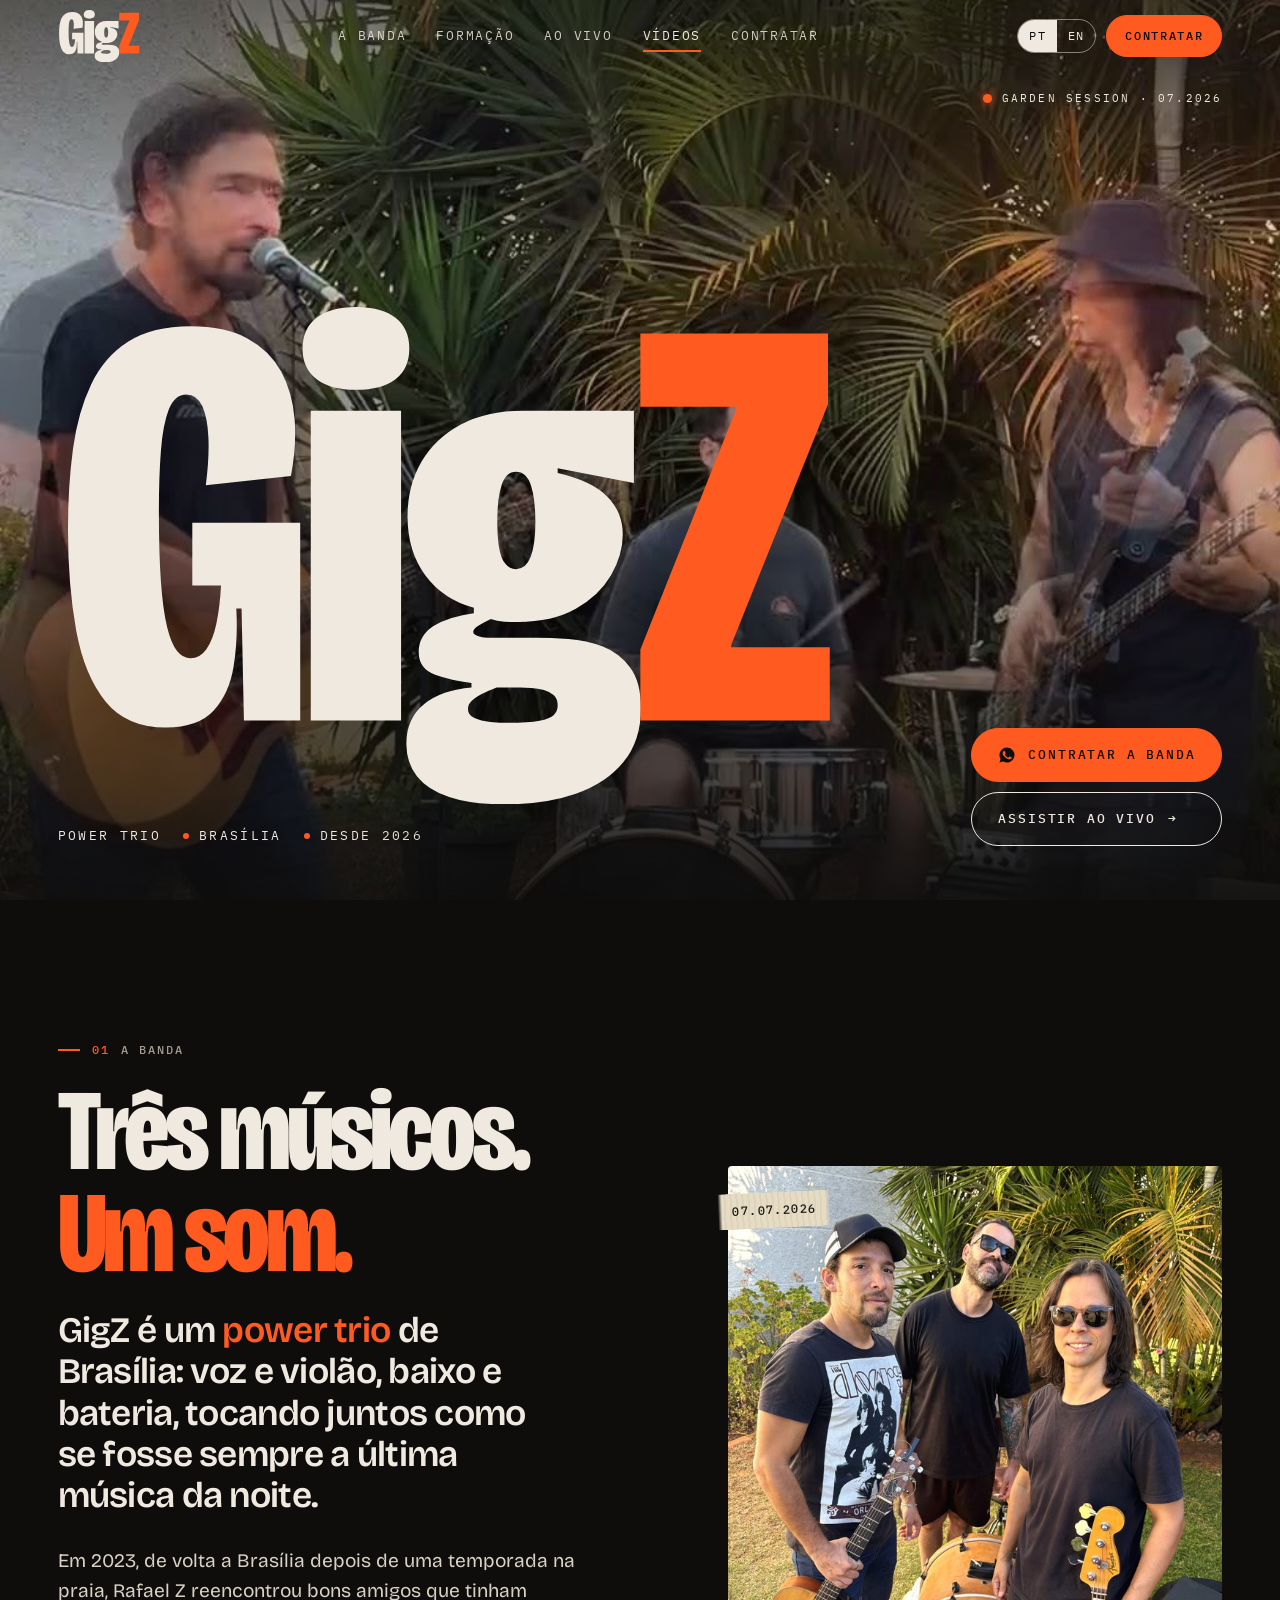
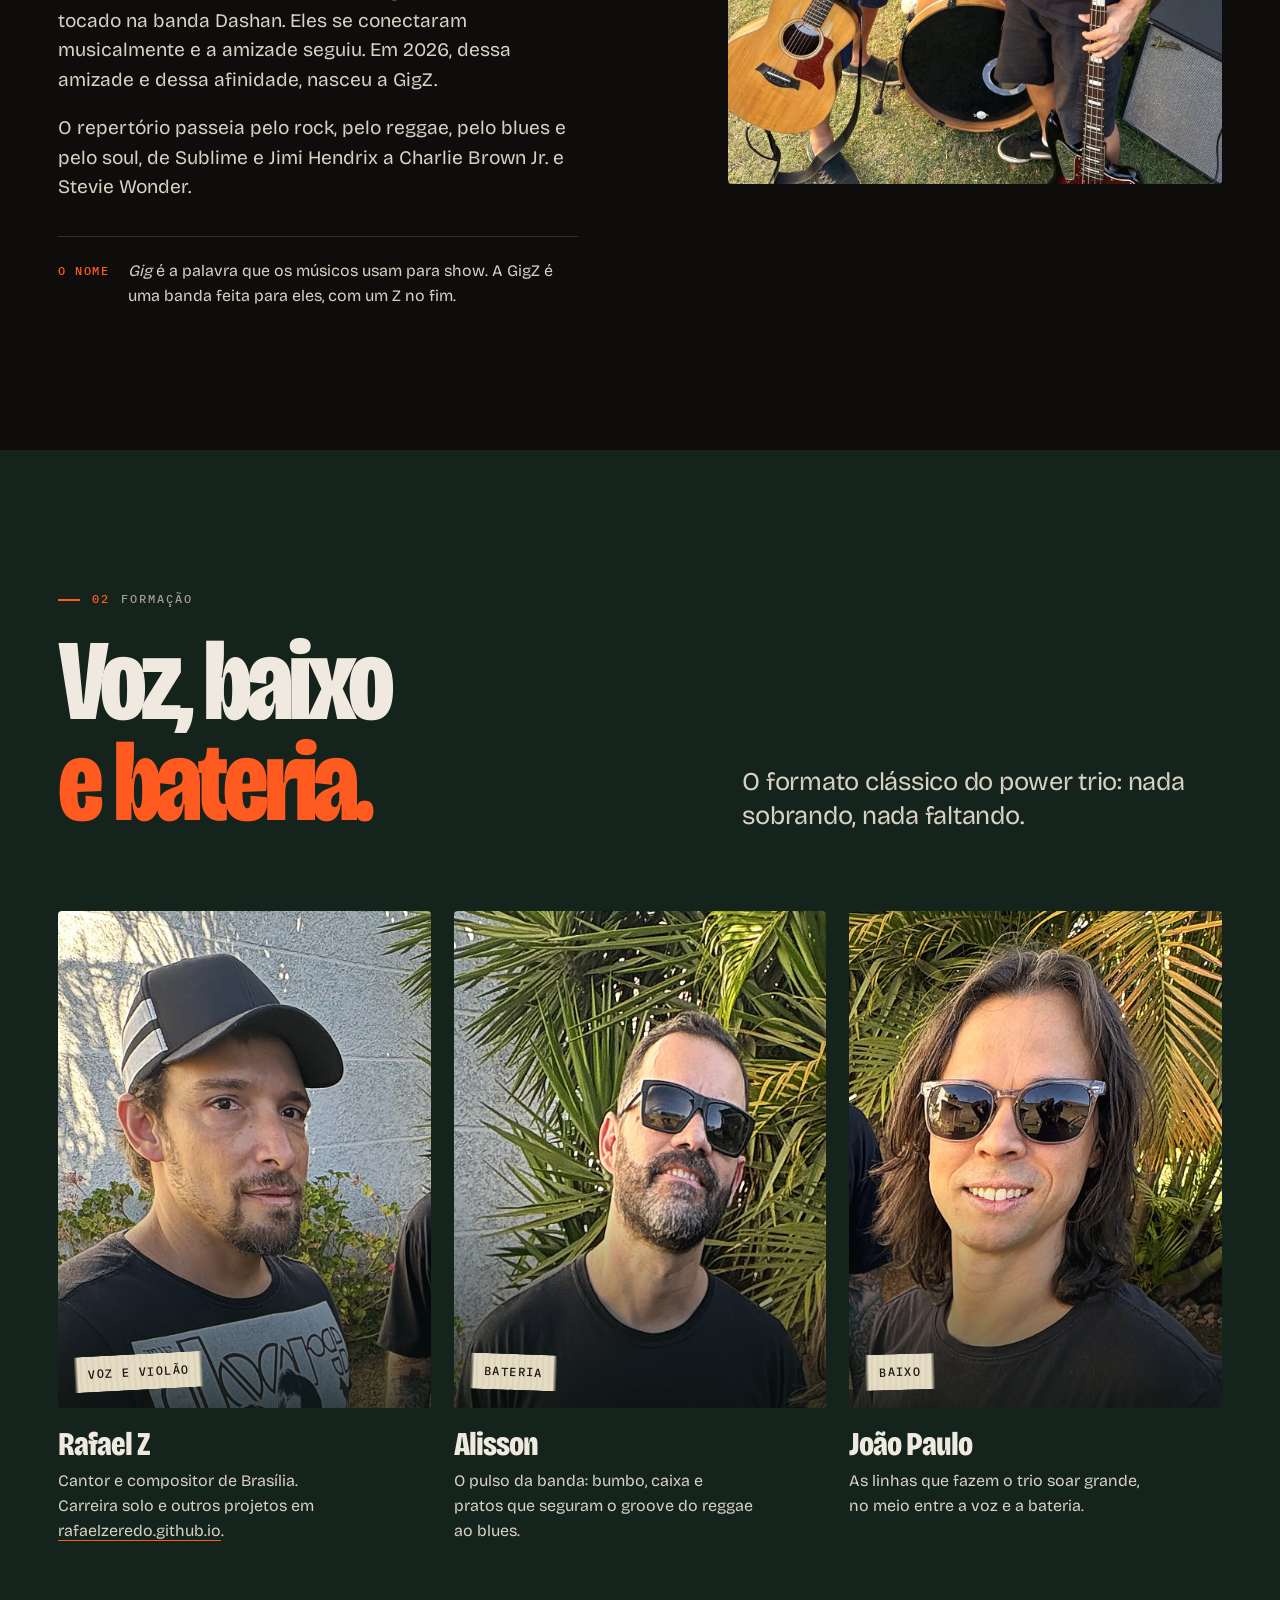
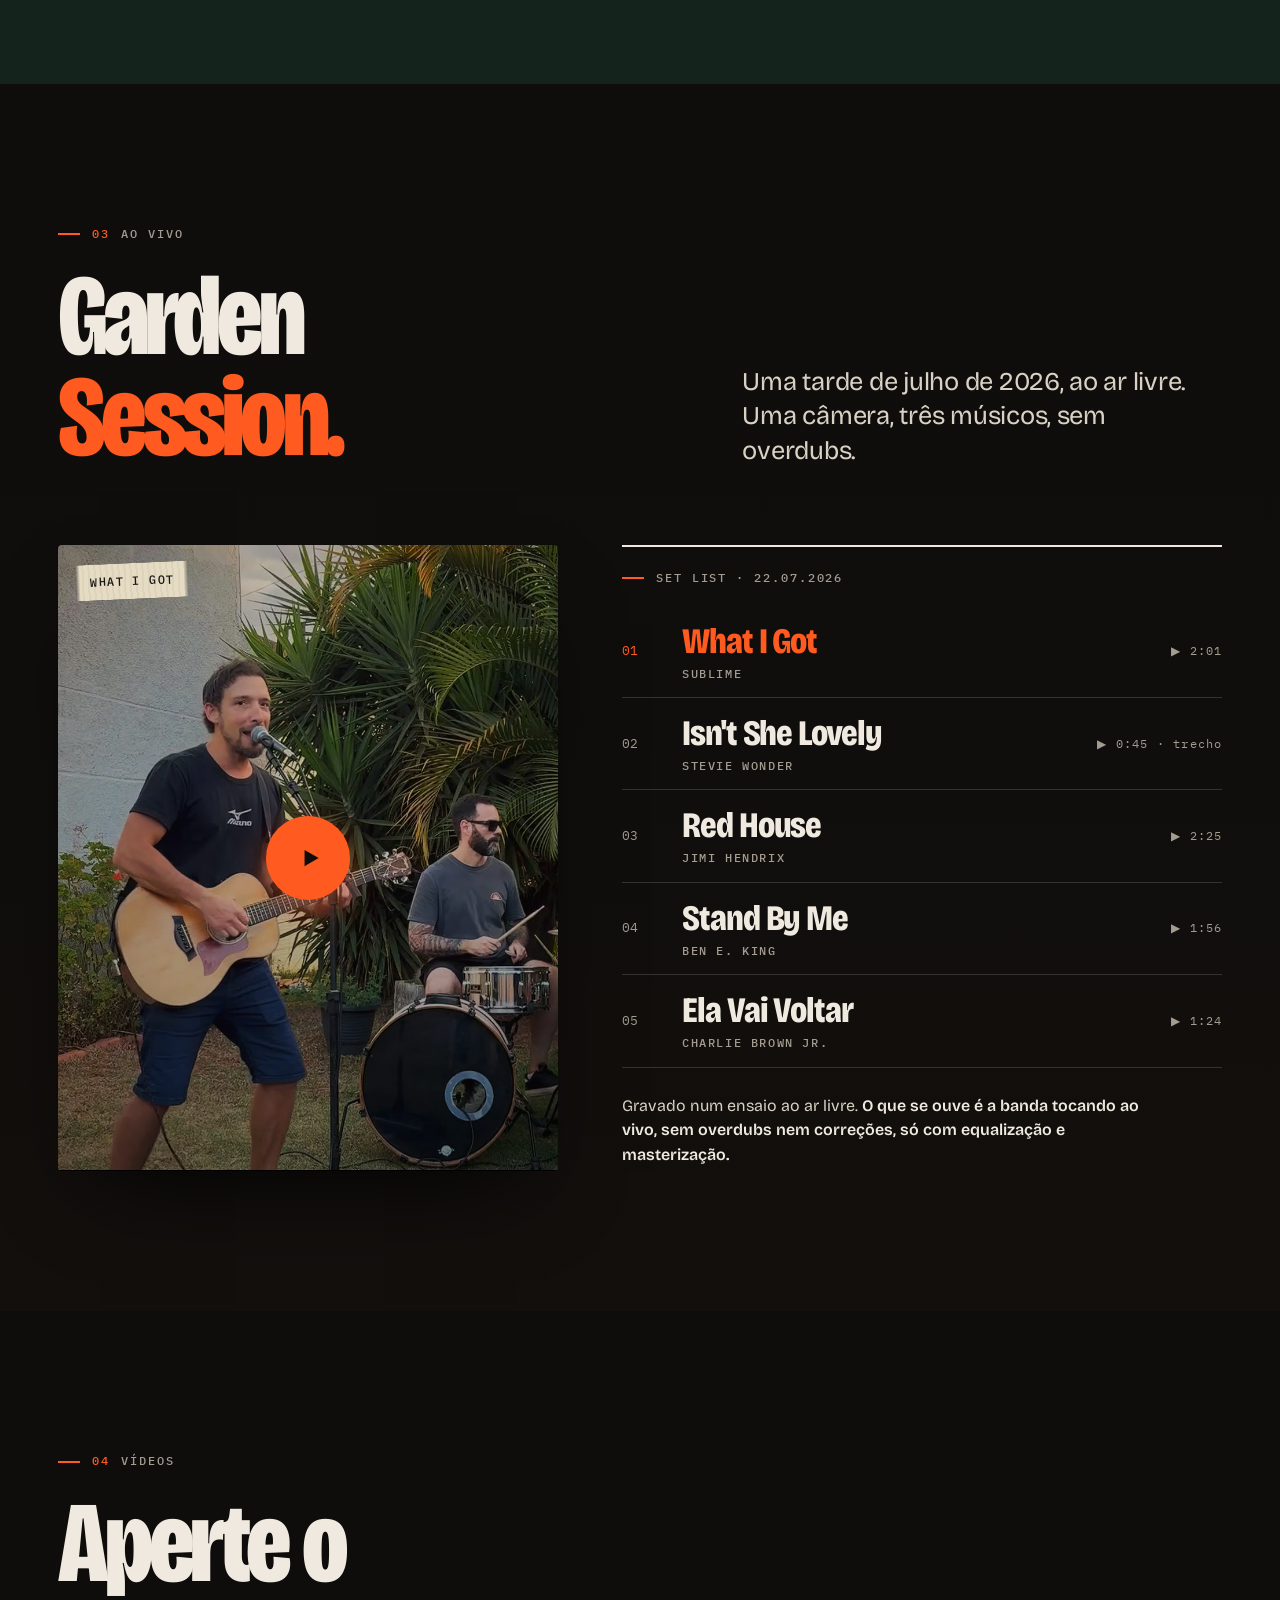
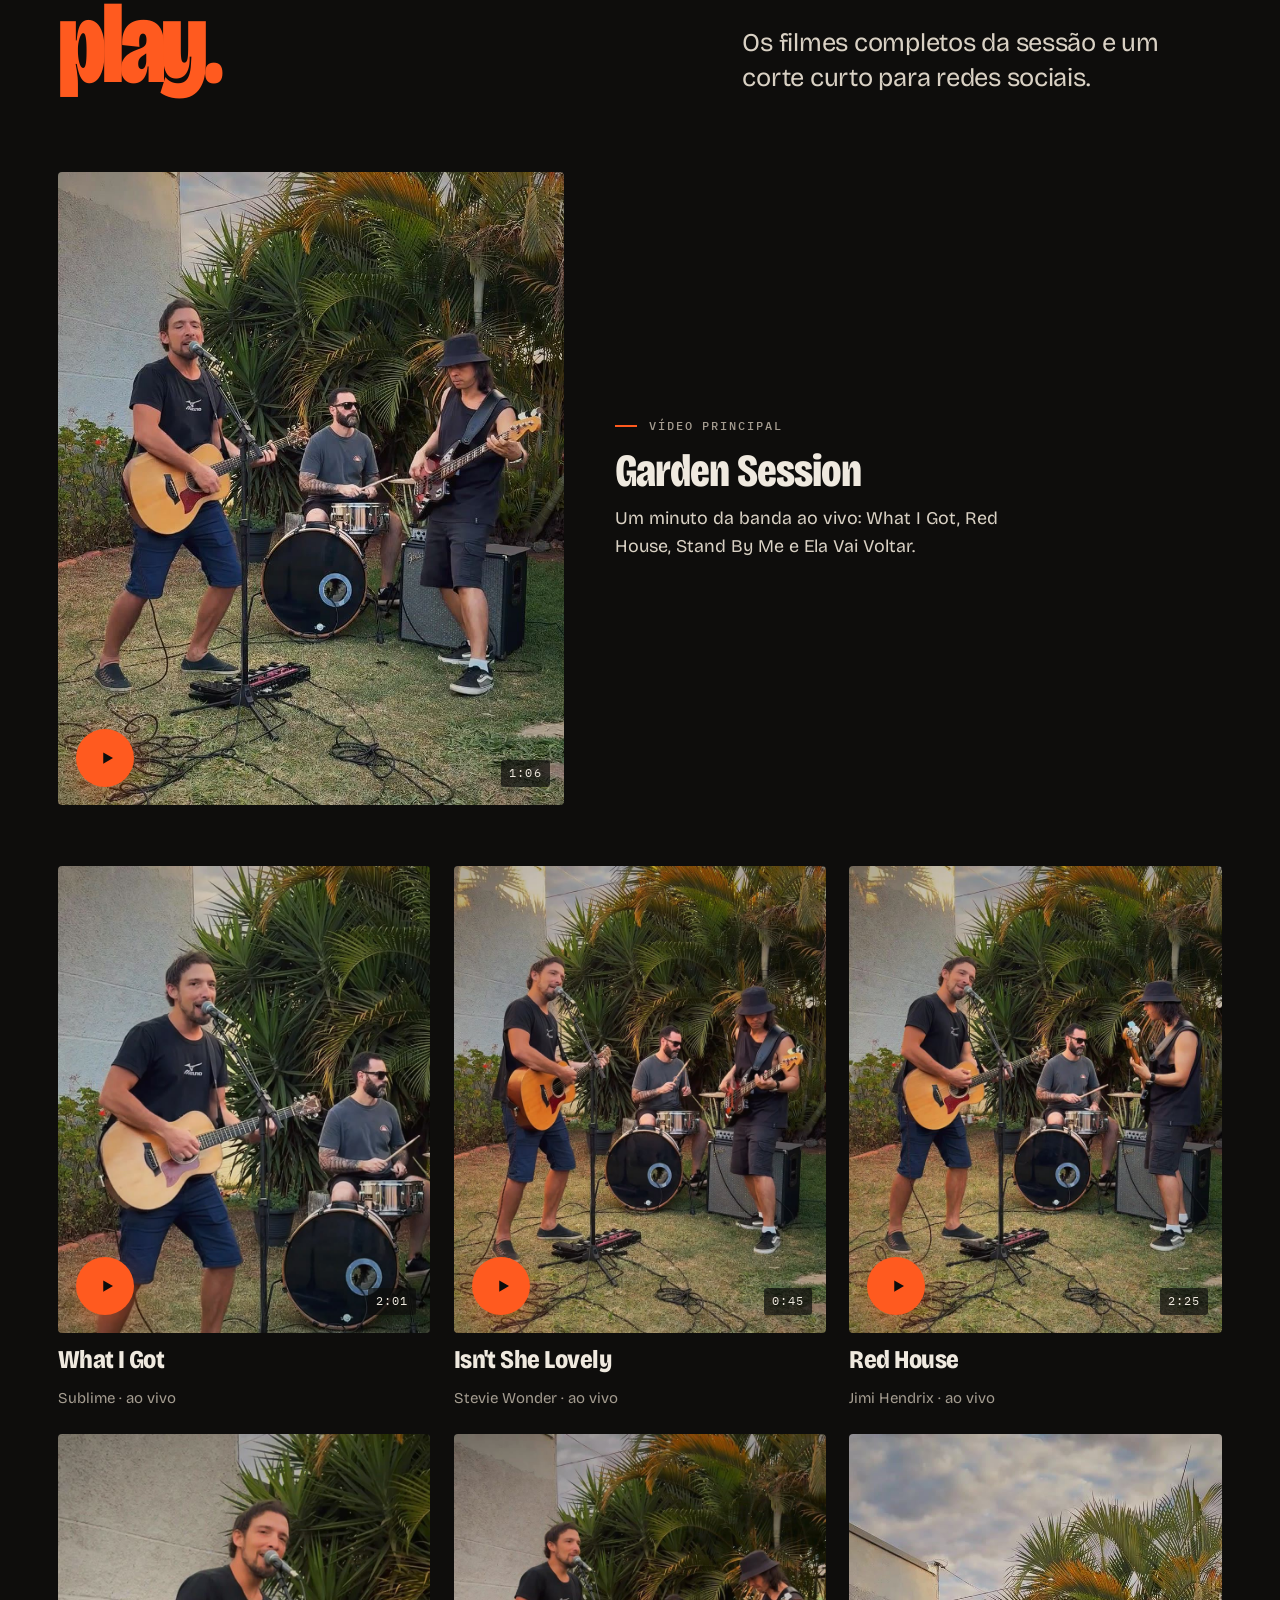
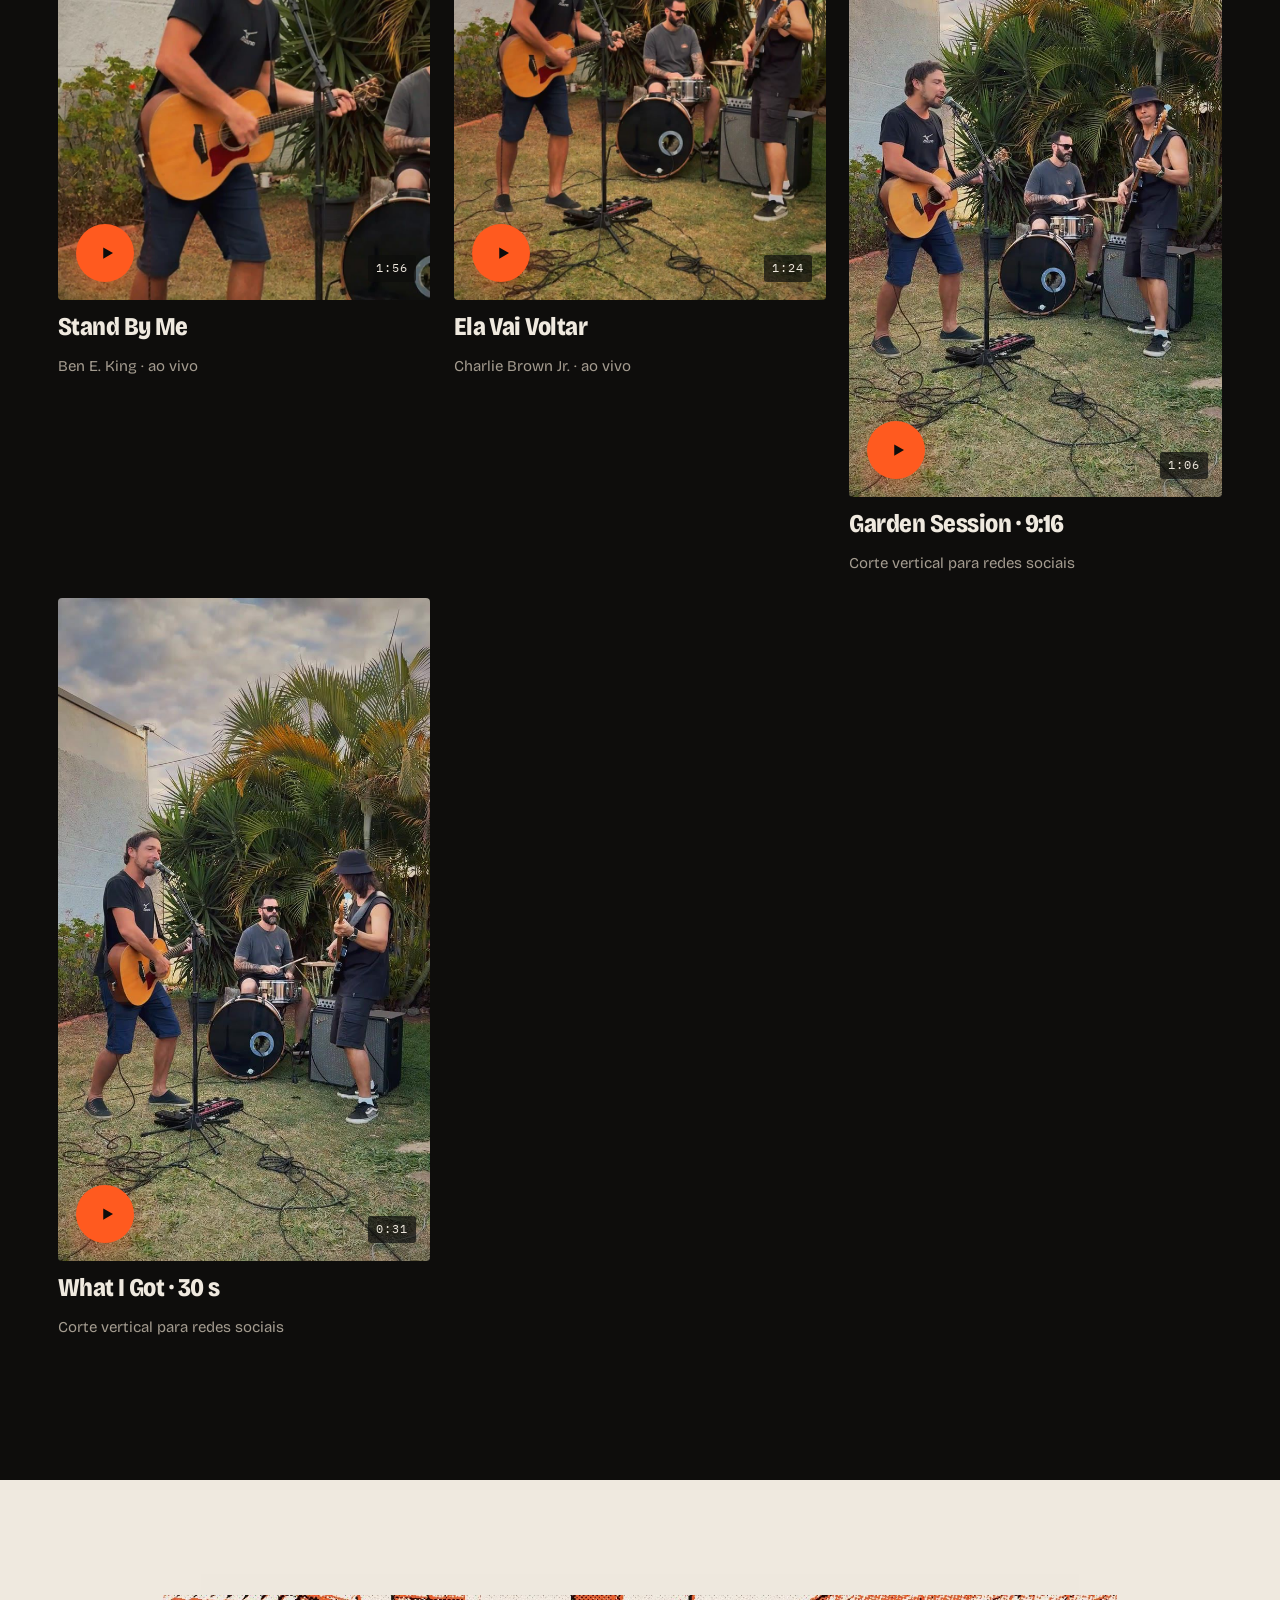
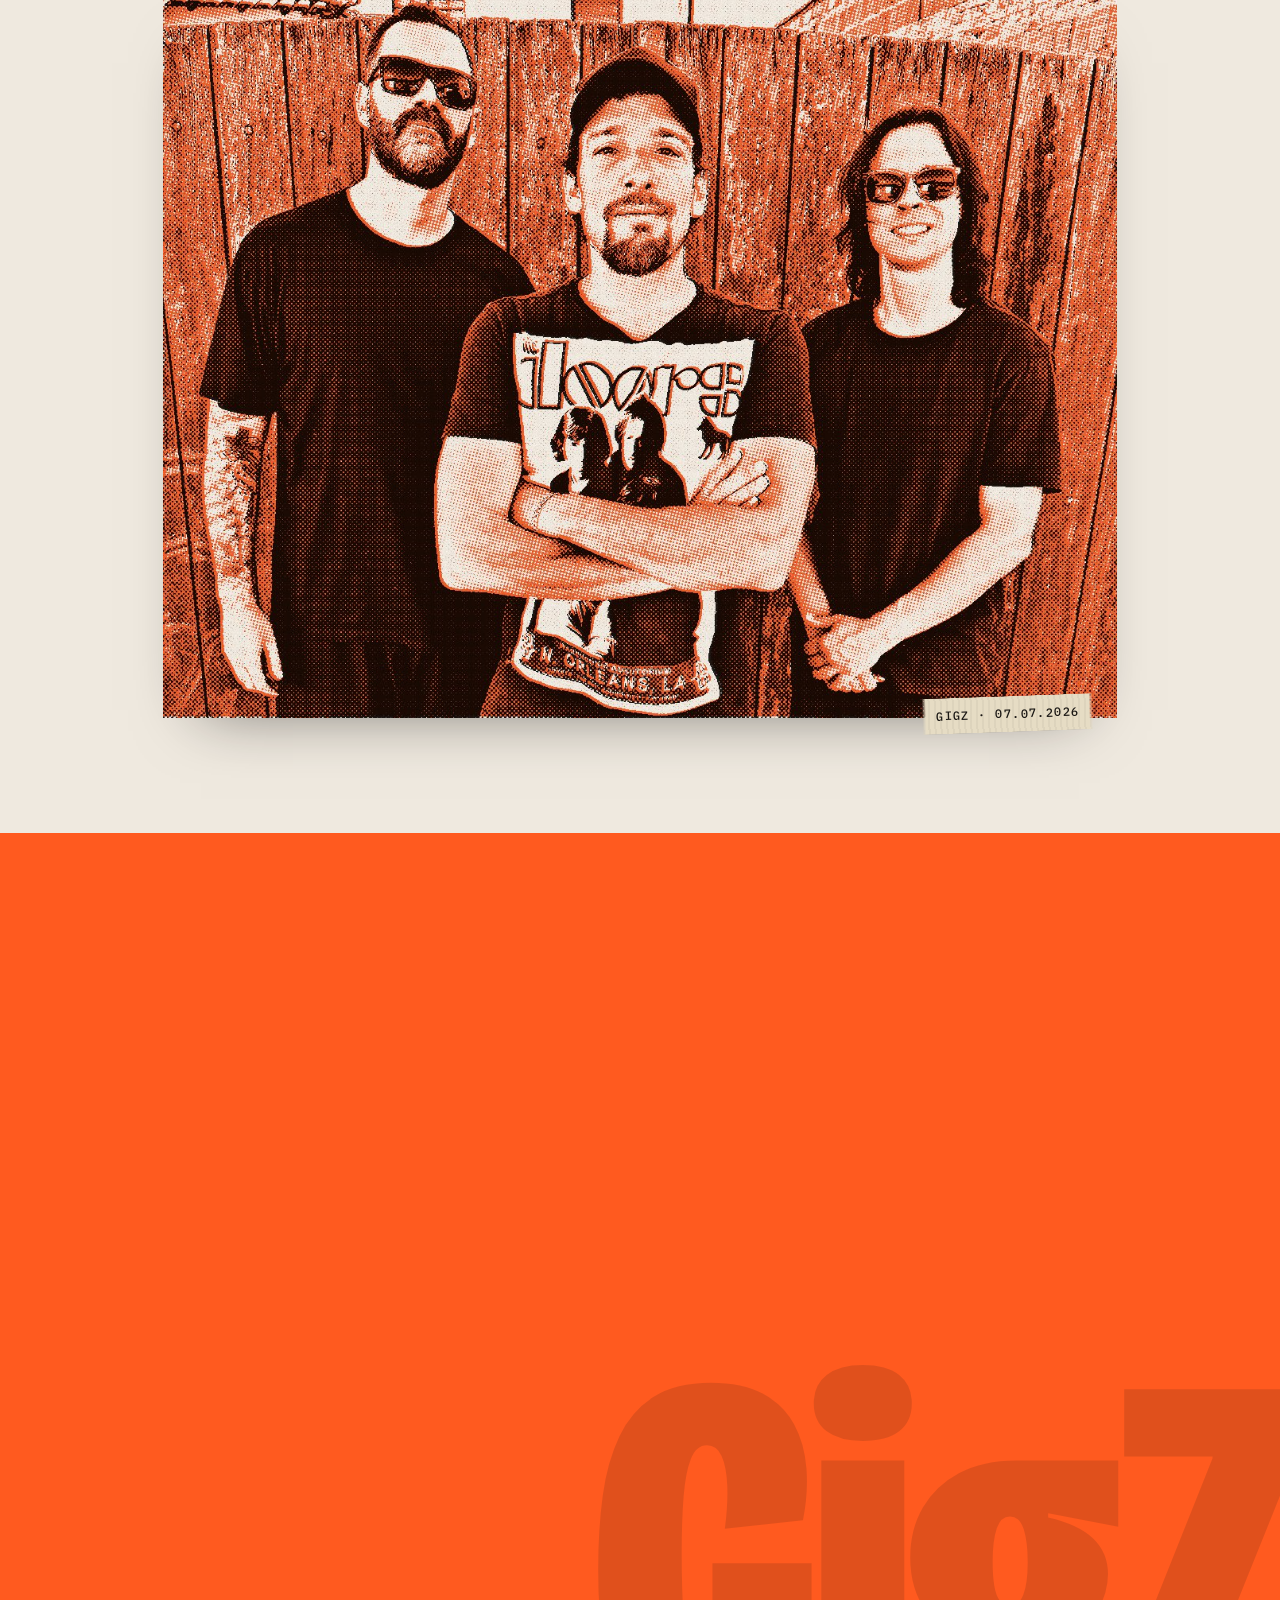
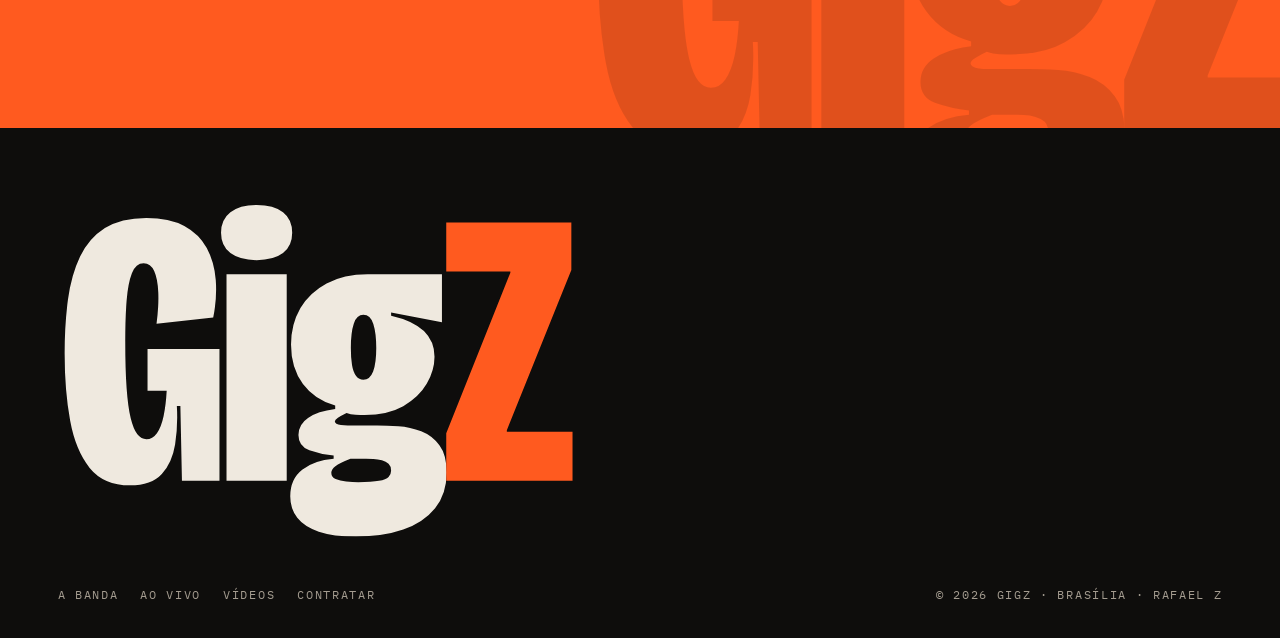
<file: index.html>
<!doctype html>
<html lang="pt-BR" data-lang="pt">
<head>
<meta charset="utf-8">
<meta name="viewport" content="width=device-width, initial-scale=1, viewport-fit=cover">
<title>GigZ · Power trio de Brasília</title>
<meta name="description" content="GigZ é um power trio de Brasília, formado em 2026: Rafael Z na voz e no violão, com baixo e bateria. Rock, reggae, blues e soul. Contratações pelo WhatsApp.">
<meta name="robots" content="index, follow, max-image-preview:large">
<link rel="canonical" href="https://rafaelzeredo.github.io/gigz/">
<meta property="og:type" content="website">
<meta property="og:site_name" content="GigZ">
<meta property="og:title" content="GigZ · Power trio de Brasília">
<meta property="og:description" content="Três músicos, um som. Rock, reggae, blues e soul. Assista à Garden Session e contrate a banda.">
<meta property="og:url" content="https://rafaelzeredo.github.io/gigz/">
<meta property="og:image" content="https://rafaelzeredo.github.io/gigz/assets/img/og/og.jpg">
<meta property="og:image:width" content="1200"><meta property="og:image:height" content="630">
<meta property="og:locale" content="pt_BR"><meta property="og:locale:alternate" content="en_US">
<meta name="twitter:card" content="summary_large_image">
<meta name="theme-color" content="#0E0D0C">
<link rel="icon" href="assets/brand/favicon.svg" type="image/svg+xml">
<link rel="icon" href="assets/brand/favicon-32.png" sizes="32x32" type="image/png">
<link rel="apple-touch-icon" href="assets/brand/apple-touch-icon.png">
<script>try{if(localStorage.getItem('gigz-lang')==='en'){document.documentElement.dataset.lang='en';document.documentElement.lang='en'}}catch(e){}</script>
<link rel="preconnect" href="https://fonts.googleapis.com">
<link rel="preconnect" href="https://fonts.gstatic.com" crossorigin>
<link href="https://fonts.googleapis.com/css2?family=Bricolage+Grotesque:opsz,wdth,wght@12..96,75..100,400..800&family=IBM+Plex+Mono:wght@400;500&display=swap" rel="stylesheet">
<link rel="stylesheet" href="assets/css/site.css?v=0eec98a2">
<script type="application/ld+json">{"@context":"https://schema.org","@type":"MusicGroup","@id":"https://rafaelzeredo.github.io/gigz/#band","name":"GigZ","url":"https://rafaelzeredo.github.io/gigz/","image":"https://rafaelzeredo.github.io/gigz/assets/img/og/og.jpg","logo":"https://rafaelzeredo.github.io/gigz/assets/brand/icon-512.png","foundingDate":"2026","foundingLocation":{"@type":"Place","name":"Brasília, Distrito Federal, Brasil"},"genre":["Rock","Reggae","Blues","Soul"],"description":"Power trio de Brasília formado em 2026: voz e violão, baixo e bateria.","member":[{"@type":"OrganizationRole","roleName":"Voz e violão","member":{"@type":"Person","name":"Rafael Z","url":"https://rafaelzeredo.github.io/","@id":"https://rafaelzeredo.github.io/#rafael-z"}},{"@type":"OrganizationRole","roleName":"Bateria","member":{"@type":"Person","name":"Alisson"}},{"@type":"OrganizationRole","roleName":"Baixo","member":{"@type":"Person","name":"João Paulo"}}],"contactPoint":{"@type":"ContactPoint","contactType":"booking","telephone":"+55-61-98416-7777","email":"gig.z.contato@gmail.com","areaServed":"BR","availableLanguage":["pt-BR","en"]}}</script>
</head>
<body>
<svg width="0" height="0" style="position:absolute" aria-hidden="true"><defs><symbol id="wm" viewBox="0 -705 1330 848"><g transform="scale(1 -1)" fill="currentColor"><path transform="translate(0 0)" d="M184 -12Q117 -12 81.0 32.5Q45 77 31.0 153.5Q17 230 17 326Q17 400 25.5 463.0Q34 526 56.5 573.0Q79 620 120.0 646.0Q161 672 226 672Q285 672 323.0 651.5Q361 631 380.5 595.0Q400 559 403.5 513.0Q407 467 397 417L252 401Q258 447 256.5 481.5Q255 516 246.0 536.0Q237 556 219 556Q199 556 189.0 530.5Q179 505 175.5 460.5Q172 416 172 357Q172 285 175.5 236.5Q179 188 186.0 159.5Q193 131 203.0 118.5Q213 106 226 106Q242 106 253.0 121.5Q264 137 270.0 165.0Q276 193 278 230H229V337H413V225V0H317L313 191H304Q307 139 299.5 92.5Q292 46 265.5 17.0Q239 -12 184 -12Z"/><path transform="translate(411 0)" d="M20 0V528H174V0ZM97 564Q54 564 30.0 582.0Q6 600 6 634Q6 668 30.0 686.5Q54 705 97 705Q141 705 164.5 686.5Q188 668 188 634Q188 600 164.5 582.0Q141 564 97 564Z"/><path transform="translate(587 0)" d="M175 -143Q117 -143 80.0 -130.5Q43 -118 25.0 -95.0Q7 -72 7 -40Q7 4 37.5 28.0Q68 52 118 56V64Q84 68 56.0 78.0Q28 88 28 117Q28 144 52.5 160.5Q77 177 122 183V192Q70 206 39.5 247.0Q9 288 9 348Q9 400 32.5 440.5Q56 481 100.0 504.5Q144 528 205 528H395V405L265 430V422Q322 409 349.0 382.5Q376 356 376 317Q376 282 356.0 247.5Q336 213 296.0 190.5Q256 168 197 168Q187 168 174.0 168.5Q161 169 151 173Q137 166 129.0 161.0Q121 156 121 151Q121 148 125.0 145.5Q129 143 136.5 142.0Q144 141 154 141H229Q253 141 283.5 139.0Q314 137 342.0 126.0Q370 115 388.5 90.5Q407 66 407 21Q407 -34 377.5 -70.5Q348 -107 296.0 -125.0Q244 -143 175 -143ZM181 -4Q216 -4 234.0 -0.5Q252 3 258.5 9.5Q265 16 265 25Q265 37 258.5 43.0Q252 49 241.5 52.0Q231 55 220.0 55.5Q209 56 201 56H161Q133 45 122.5 37.0Q112 29 112 20Q112 9 123.0 4.0Q134 -1 150.0 -2.5Q166 -4 181 -4ZM194 258Q211 258 219.0 279.0Q227 300 227 339Q227 377 219.5 400.5Q212 424 194 424Q177 424 169.5 401.5Q162 379 162 340Q162 314 165.0 295.5Q168 277 175.5 267.5Q183 258 194 258Z"/><path style="fill:var(--zc,#FF5A1F)" class="z" transform="translate(979 0)" d="M14 0V121L178 532V535H14V660H334V539L169 129V125H337V0Z"/></g></symbol></defs></svg>

<header class="top" id="top">
  <a class="logo" href="#inicio" aria-label="GigZ, início · home"><svg viewBox="0 0 1330 848" aria-hidden="true"><use href="#wm"/></svg></a>
  <nav class="nav" aria-label="Principal">
    <a href="#banda"><span data-pt>A banda</span><span data-en>The band</span></a>
    <a href="#formacao"><span data-pt>Formação</span><span data-en>Line-up</span></a>
    <a href="#ao-vivo"><span data-pt>Ao vivo</span><span data-en>Live</span></a>
    <a href="#videos"><span data-pt>Vídeos</span><span data-en>Videos</span></a>
    <a href="#contratar"><span data-pt>Contratar</span><span data-en>Booking</span></a>
  </nav>
  <div class="tools">
    <div class="lang" role="group" aria-label="Idioma · Language"><button data-set="pt" aria-label="Português">PT</button><button data-set="en" aria-label="English">EN</button></div>
    <a class="btn hot" href="#contratar"><span data-pt>Contratar</span><span data-en>Book us</span></a>
    <button class="menu-btn" id="menuBtn" aria-label="Menu" aria-expanded="false" aria-controls="sheet"><span></span><span></span></button>
  </div>
</header>

<div class="sheet" id="sheet" aria-hidden="true">
  <nav aria-label="Menu">
    <a href="#banda"><span><span data-pt>A banda</span><span data-en>The band</span></span><small>01</small></a>
    <a href="#formacao"><span><span data-pt>Formação</span><span data-en>Line-up</span></span><small>02</small></a>
    <a href="#ao-vivo"><span><span data-pt>Ao vivo</span><span data-en>Live</span></span><small>03</small></a>
    <a href="#videos"><span><span data-pt>Vídeos</span><span data-en>Videos</span></span><small>04</small></a>
    <a href="#contratar"><span><span data-pt>Contratar</span><span data-en>Booking</span></span><small>05</small></a>
  </nav>
  <div class="foot">Power trio · Brasília · 2026</div>
</div>

<main id="inicio">
<!-- HERO -->
<section class="hero" aria-label="GigZ">
  <img class="poster" src="assets/video/hero_poster.jpg" alt="" aria-hidden="true">
  <video id="heroVideo" muted loop playsinline autoplay preload="metadata" poster="assets/video/hero_poster.jpg" aria-hidden="true" data-wide="assets/video/hero_wide.mp4" data-tall="assets/video/hero_tall.mp4"></video>
  <span class="rec"><i></i>Garden Session · 07.2026</span>
  <div class="hero-in">
    <div>
      <h1 class="sr">GigZ</h1>
      <div class="wm rv"><svg viewBox="0 0 1330 848" aria-hidden="true"><use href="#wm"/></svg></div>
      <div class="tag rv"><span>Power trio</span><span>Brasília</span><span data-pt>desde 2026</span><span data-en>since 2026</span></div>
    </div>
    <div class="acts rv">
      <a class="btn hot" data-wa href="https://wa.me/5561984167777" target="_blank" rel="noopener"><svg viewBox="0 0 24 24" fill="currentColor" aria-hidden="true"><path d="M12 2a10 10 0 0 0-8.6 15.1L2 22l5-1.3A10 10 0 1 0 12 2Zm5.6 14.2c-.2.7-1.4 1.3-2 1.4-.5.1-1.1.1-1.8-.1a16 16 0 0 1-1.6-.6 12.6 12.6 0 0 1-4.9-4.3c-.4-.5-1.1-1.6-1.1-3s.7-2.1 1-2.4c.3-.3.6-.4.8-.4h.6c.2 0 .4 0 .7.5l.9 2.2c.1.2.1.4 0 .6l-.4.6-.4.5c-.1.1-.3.3-.1.6.2.3.8 1.3 1.7 2.1 1.2 1 2.1 1.4 2.4 1.5.3.1.5.1.7-.1l.9-1.1c.2-.3.4-.2.7-.1l2.1 1c.3.1.5.2.6.3.1.2.1.8-.1 1.5Z"/></svg><span data-pt>Contratar a banda</span><span data-en>Book the band</span></a>
      <a class="btn" href="#ao-vivo"><span data-pt>Assistir ao vivo</span><span data-en>Watch live</span> →</a>
    </div>
  </div>
</section>

<!-- 01 STORY -->
<section class="sec" id="banda">
  <div class="story">
    <div class="txt">
      <div class="k rv"><b>01</b> <span data-pt>A banda</span><span data-en>The band</span></div>
      <h2 class="h2 rv" style="margin-top:22px"><span data-pt>Três músicos.<br><em>Um som.</em></span><span data-en>Three players.<br><em>One sound.</em></span></h2>
      <p class="big rv"><span data-pt>GigZ é um <em>power trio</em> de Brasília: voz e violão, baixo e bateria, tocando juntos como se fosse sempre a última música da noite.</span><span data-en>GigZ is a <em>power trio</em> from Brasília: voice and acoustic guitar, bass and drums, playing together as if every song were the last one of the night.</span></p>
      <p class="rv"><span data-pt>Em 2023, de volta a Brasília depois de uma temporada na praia, Rafael Z reencontrou bons amigos que tinham tocado na banda Dashan. Eles se conectaram musicalmente e a amizade seguiu. Em 2026, dessa amizade e dessa afinidade, nasceu a GigZ.</span><span data-en>In 2023, back in Brasília after a spell on the coast, Rafael Z met good friends who had played in the band Dashan. They connected musically and the friendship carried on. In 2026, out of that friendship and that chemistry, GigZ was born.</span></p>
      <p class="rv"><span data-pt>O repertório passeia pelo rock, pelo reggae, pelo blues e pelo soul, de Sublime e Jimi Hendrix a Charlie Brown Jr. e Stevie Wonder.</span><span data-en>The set moves through rock, reggae, blues and soul, from Sublime and Jimi Hendrix to Charlie Brown Jr. and Stevie Wonder.</span></p>
      <div class="name rv"><b><span data-pt>O nome</span><span data-en>The name</span></b><span><span data-pt><i>Gig</i> é a palavra que os músicos usam para show. A GigZ é uma banda feita para eles, com um Z no fim.</span><span data-en>A <i>gig</i> is what musicians call a show. GigZ is a band made for them, with a Z at the end.</span></span></div>
    </div>
    <figure class="rv"><span class="tape">07.07.2026</span><img src="assets/img/photos/img_1814.jpg" srcset="assets/img/photos/img_1814_s.jpg 900w, assets/img/photos/img_1814.jpg 1800w" sizes="(max-width:899px) 100vw, 46vw" width="1350" height="1800" loading="lazy" alt="GigZ no jardim, ao fim da tarde: Rafael Z com o violão, Alisson junto ao bumbo e João Paulo com o baixo"></figure>
  </div>
</section>

<!-- 02 LINE-UP -->
<section class="sec band" id="formacao">
  <div class="head rv">
    <div><div class="k"><b>02</b> <span data-pt>Formação</span><span data-en>Line-up</span></div>
    <h2 class="h2"><span data-pt>Voz, baixo<br><em>e bateria.</em></span><span data-en>Voice, bass<br><em>and drums.</em></span></h2></div>
    <p class="lead"><span data-pt>O formato clássico do power trio: nada sobrando, nada faltando.</span><span data-en>The classic power-trio format: nothing extra, nothing missing.</span></p>
  </div>
  <div class="trio">
    <article class="m rv">
      <div class="ph"><img src="assets/img/members/rafael.jpg" width="960" height="1280" loading="lazy" alt="Retrato de Rafael Z, de boné, no jardim"><span class="tape"><span data-pt>Voz e violão</span><span data-en>Vocals &amp; guitar</span></span></div>
      <h3>Rafael Z</h3>
      <p><span data-pt>Cantor e compositor de Brasília. Carreira solo e outros projetos em</span><span data-en>Singer and songwriter from Brasília. Solo work and other projects at</span> <a href="https://rafaelzeredo.github.io/" target="_blank" rel="noopener">rafaelzeredo.github.io</a>.</p>
    </article>
    <article class="m rv">
      <div class="ph"><img src="assets/img/members/drums.jpg" width="960" height="1280" loading="lazy" alt="Retrato de Alisson, baterista da GigZ, de óculos escuros e barba"><span class="tape"><span data-pt>Bateria</span><span data-en>Drums</span></span></div>
      <h3>Alisson</h3>
      <p><span data-pt>O pulso da banda: bumbo, caixa e pratos que seguram o groove do reggae ao blues.</span><span data-en>The band's pulse: kick, snare and cymbals holding the groove from reggae to blues.</span></p>
    </article>
    <article class="m rv">
      <div class="ph"><img src="assets/img/members/bass.jpg" width="960" height="1280" loading="lazy" alt="Retrato de João Paulo, baixista da GigZ, de cabelo comprido e óculos"><span class="tape"><span data-pt>Baixo</span><span data-en>Bass</span></span></div>
      <h3>João Paulo</h3>
      <p><span data-pt>As linhas que fazem o trio soar grande, no meio entre a voz e a bateria.</span><span data-en>The lines that make the trio sound big, right between the voice and the drums.</span></p>
    </article>
  </div>
</section>

<!-- 03 LIVE -->
<section class="sec live" id="ao-vivo">
  <div class="head rv">
    <div><div class="k"><b>03</b> <span data-pt>Ao vivo</span><span data-en>Live</span></div>
    <h2 class="h2"><span data-pt>Garden<br><em>Session.</em></span><span data-en>Garden<br><em>Session.</em></span></h2></div>
    <p class="lead"><span data-pt>Uma tarde de julho de 2026, ao ar livre. Uma câmera, três músicos, sem overdubs.</span><span data-en>One afternoon in July 2026, in the open air. One camera, three musicians, no overdubs.</span></p>
  </div>
  <div class="stage">
    <div class="player rv" id="player">
      <span class="tape" id="playerTape">What I Got</span>
      <video id="film" playsinline preload="none" poster="assets/video/film_what_i_got.jpg?v=6d509370"><source src="assets/video/film_what_i_got.mp4" type="video/mp4"></video>
      <div class="ov"><button class="play" id="playBtn" aria-label="Assistir · Play"><svg viewBox="0 0 24 24" fill="currentColor" aria-hidden="true"><path d="M7 4.5v15l13-7.5z"/></svg></button></div>
    </div>
    <div class="rv">
      <div class="setlist" role="list" aria-label="Set list">
        <div class="k" style="margin-top:22px">Set list · 22.07.2026</div>
        <button class="song" role="listitem" data-src="assets/video/film_what_i_got.mp4" data-poster="assets/video/film_what_i_got.jpg?v=6d509370" data-title="What I Got" aria-current="true"><span class="n">01</span><span class="t">What I Got<small>Sublime</small></span><span class="d">▶ 2:01</span></button>
        <button class="song" role="listitem" data-src="assets/video/film_isnt_she_lovely.mp4" data-poster="assets/video/film_isnt_she_lovely.jpg?v=6cecb1a0" data-title="Isn&#x27;t She Lovely" aria-current="false"><span class="n">02</span><span class="t">Isn&#x27;t She Lovely<small>Stevie Wonder</small></span><span class="d">▶ 0:45 · trecho</span></button>
        <button class="song" role="listitem" data-src="assets/video/film_red_house.mp4" data-poster="assets/video/film_red_house.jpg?v=67810209" data-title="Red House" aria-current="false"><span class="n">03</span><span class="t">Red House<small>Jimi Hendrix</small></span><span class="d">▶ 2:25</span></button>
        <button class="song" role="listitem" data-src="assets/video/film_stand_by_me.mp4" data-poster="assets/video/film_stand_by_me.jpg?v=1b1d678c" data-title="Stand By Me" aria-current="false"><span class="n">04</span><span class="t">Stand By Me<small>Ben E. King</small></span><span class="d">▶ 1:56</span></button>
        <button class="song" role="listitem" data-src="assets/video/film_ela_vai_voltar.mp4" data-poster="assets/video/film_ela_vai_voltar.jpg?v=612de264" data-title="Ela Vai Voltar" aria-current="false"><span class="n">05</span><span class="t">Ela Vai Voltar<small>Charlie Brown Jr.</small></span><span class="d">▶ 1:24</span></button>
      </div>
      <p class="about"><span data-pt>Gravado num ensaio ao ar livre. <b>O que se ouve é a banda tocando ao vivo, sem overdubs nem correções, só com equalização e masterização.</b></span><span data-en>Recorded at an open-air rehearsal. <b>What you hear is the band playing live, with no overdubs or fixes, only EQ and mastering.</b></span></p>
    </div>
  </div>
</section>

<!-- 04 VIDEOS -->
<section class="sec" id="videos">
  <div class="head rv">
    <div><div class="k"><b>04</b> <span data-pt>Vídeos</span><span data-en>Videos</span></div>
    <h2 class="h2"><span data-pt>Aperte o<br><em>play.</em></span><span data-en>Press<br><em>play.</em></span></h2></div>
    <p class="lead"><span data-pt>Os filmes completos da sessão e um corte curto para redes sociais.</span><span data-en>The full session films and a short cut for social media.</span></p>
  </div>
  <div class="vgrid"><button class="vcard feature rv" data-video="assets/video/film_promo.mp4" data-poster="assets/video/film_promo.jpg?v=34e8c04a" data-caption="GigZ · Garden Session 07.2026"><span class="thumb"><img src="assets/video/film_promo.jpg?v=34e8c04a" alt="" loading="lazy"><span class="play"><svg viewBox="0 0 24 24" fill="currentColor" aria-hidden="true"><path d="M7 4.5v15l13-7.5z"/></svg></span><span class="dur">1:06</span></span><span class="meta"><span class="k" style="margin-bottom:14px"><span data-pt>Vídeo principal</span><span data-en>Main video</span></span><h3>Garden Session</h3><p><span data-pt>Um minuto da banda ao vivo: What I Got, Red House, Stand By Me e Ela Vai Voltar.</span><span data-en>One minute of the band live: What I Got, Red House, Stand By Me and Ela Vai Voltar.</span></p></span></button><button class="vcard rv" data-video="assets/video/film_what_i_got.mp4" data-poster="assets/video/film_what_i_got.jpg?v=6d509370" data-caption="GigZ · What I Got (Sublime) · Garden Session 07.2026"><span class="thumb"><img src="assets/video/film_what_i_got.jpg?v=6d509370" alt="" loading="lazy"><span class="play"><svg viewBox="0 0 24 24" fill="currentColor" aria-hidden="true"><path d="M7 4.5v15l13-7.5z"/></svg></span><span class="dur">2:01</span></span><h3>What I Got</h3><p>Sublime · <span data-pt>ao vivo</span><span data-en>live</span></p></button><button class="vcard rv" data-video="assets/video/film_isnt_she_lovely.mp4" data-poster="assets/video/film_isnt_she_lovely.jpg?v=6cecb1a0" data-caption="GigZ · Isn&#x27;t She Lovely (Stevie Wonder) · Garden Session 07.2026"><span class="thumb"><img src="assets/video/film_isnt_she_lovely.jpg?v=6cecb1a0" alt="" loading="lazy"><span class="play"><svg viewBox="0 0 24 24" fill="currentColor" aria-hidden="true"><path d="M7 4.5v15l13-7.5z"/></svg></span><span class="dur">0:45</span></span><h3>Isn&#x27;t She Lovely</h3><p>Stevie Wonder · <span data-pt>ao vivo</span><span data-en>live</span></p></button><button class="vcard rv" data-video="assets/video/film_red_house.mp4" data-poster="assets/video/film_red_house.jpg?v=67810209" data-caption="GigZ · Red House (Jimi Hendrix) · Garden Session 07.2026"><span class="thumb"><img src="assets/video/film_red_house.jpg?v=67810209" alt="" loading="lazy"><span class="play"><svg viewBox="0 0 24 24" fill="currentColor" aria-hidden="true"><path d="M7 4.5v15l13-7.5z"/></svg></span><span class="dur">2:25</span></span><h3>Red House</h3><p>Jimi Hendrix · <span data-pt>ao vivo</span><span data-en>live</span></p></button><button class="vcard rv" data-video="assets/video/film_stand_by_me.mp4" data-poster="assets/video/film_stand_by_me.jpg?v=1b1d678c" data-caption="GigZ · Stand By Me (Ben E. King) · Garden Session 07.2026"><span class="thumb"><img src="assets/video/film_stand_by_me.jpg?v=1b1d678c" alt="" loading="lazy"><span class="play"><svg viewBox="0 0 24 24" fill="currentColor" aria-hidden="true"><path d="M7 4.5v15l13-7.5z"/></svg></span><span class="dur">1:56</span></span><h3>Stand By Me</h3><p>Ben E. King · <span data-pt>ao vivo</span><span data-en>live</span></p></button><button class="vcard rv" data-video="assets/video/film_ela_vai_voltar.mp4" data-poster="assets/video/film_ela_vai_voltar.jpg?v=612de264" data-caption="GigZ · Ela Vai Voltar (Charlie Brown Jr.) · Garden Session 07.2026"><span class="thumb"><img src="assets/video/film_ela_vai_voltar.jpg?v=612de264" alt="" loading="lazy"><span class="play"><svg viewBox="0 0 24 24" fill="currentColor" aria-hidden="true"><path d="M7 4.5v15l13-7.5z"/></svg></span><span class="dur">1:24</span></span><h3>Ela Vai Voltar</h3><p>Charlie Brown Jr. · <span data-pt>ao vivo</span><span data-en>live</span></p></button><button class="vcard rv" data-video="assets/video/film_promo_916.mp4" data-poster="assets/video/film_promo_916.jpg?v=ed55e6c6" data-caption="GigZ · Garden Session · 9:16 (Reels · Stories) · Garden Session 07.2026"><span class="thumb tall"><img src="assets/video/film_promo_916.jpg?v=ed55e6c6" alt="" loading="lazy"><span class="play"><svg viewBox="0 0 24 24" fill="currentColor" aria-hidden="true"><path d="M7 4.5v15l13-7.5z"/></svg></span><span class="dur">1:06</span></span><h3>Garden Session · 9:16</h3><p><span data-pt>Corte vertical para redes sociais</span><span data-en>Vertical cut for social media</span></p></button><button class="vcard rv" data-video="assets/video/film_social_what_i_got_916.mp4" data-poster="assets/video/film_social_what_i_got_916.jpg?v=cb65fe18" data-caption="GigZ · What I Got · 30 s (Reels · Stories) · Garden Session 07.2026"><span class="thumb tall"><img src="assets/video/film_social_what_i_got_916.jpg?v=cb65fe18" alt="" loading="lazy"><span class="play"><svg viewBox="0 0 24 24" fill="currentColor" aria-hidden="true"><path d="M7 4.5v15l13-7.5z"/></svg></span><span class="dur">0:31</span></span><h3>What I Got · 30 s</h3><p><span data-pt>Corte vertical para redes sociais</span><span data-en>Vertical cut for social media</span></p></button></div>
</section>

<!-- RISO: the fence photo as a riso print, leading into booking -->
<section class="riso" aria-label="GigZ">
  <figure class="rv"><span class="tape">GigZ · 07.07.2026</span><img src="assets/img/photos/gigz_riso.jpg" srcset="assets/img/photos/gigz_riso_s.jpg 1200w, assets/img/photos/gigz_riso.jpg 2400w" sizes="(max-width:899px) 100vw, 86vw" width="2400" height="1818" loading="lazy" alt="Rafael Z, Alisson e João Paulo diante de uma cerca de madeira, em impressão de duas cores, laranja e preto"></figure>
</section>

<!-- 05 BOOKING -->
<section class="sec book" id="contratar">
  <span class="ghost" aria-hidden="true"><svg viewBox="0 0 1330 848"><use href="#wm"/></svg></span>
  <div class="k rv"><b style="color:var(--ink)">05</b> <span data-pt>Contratar</span><span data-en>Booking</span></div>
  <h2 class="h2 rv" style="margin-top:22px"><span data-pt>Bora<br>tocar?</span><span data-en>Let's<br>play.</span></h2>
  <div class="row">
    <div class="rv">
      <p class="lead"><span data-pt>Bares, festas, eventos, festivais e celebrações: a GigZ leva o power trio até você. Mande data, local e tipo de evento e receba uma proposta.</span><span data-en>Bars, parties, events, festivals and celebrations: GigZ brings the power trio to you. Send the date, venue and type of event and get a quote.</span></p>
      <div class="ctas">
        <a class="btn dark" data-wa href="https://wa.me/5561984167777" target="_blank" rel="noopener"><span data-pt>Pedir proposta no WhatsApp</span><span data-en>Get a quote on WhatsApp</span> →</a>
        <a class="btn" id="mailBtn" href="mailto:gig.z.contato@gmail.com"><span data-pt>Enviar e-mail</span><span data-en>Send an e-mail</span></a>
      </div>
    </div>
    <dl class="rv">
      <dt>WhatsApp</dt><dd><a data-wa href="https://wa.me/5561984167777" target="_blank" rel="noopener">+55 61 98416-7777</a></dd>
      <dt>E-mail</dt><dd><a href="mailto:gig.z.contato@gmail.com">gig.z.contato@gmail.com</a></dd>
      <dt><span data-pt>Contato</span><span data-en>Contact</span></dt><dd>Rafael Z</dd>
      <dt><span data-pt>Base</span><span data-en>Based in</span></dt><dd>Brasília, DF</dd>
      <dt><span data-pt>Formato</span><span data-en>Format</span></dt><dd><span data-pt>Power trio: voz e violão, baixo, bateria</span><span data-en>Power trio: vocals &amp; acoustic guitar, bass, drums</span></dd>
      <dt>Instagram</dt><dd><a href="https://www.instagram.com/musicagigz/" target="_blank" rel="noopener">@musicagigz</a></dd>
    </dl>
  </div>
</section>
</main>

<footer>
  <div class="wm"><svg viewBox="0 0 1330 848" aria-label="GigZ" role="img"><use href="#wm"/></svg></div>
  <div class="cols">
    <nav><a href="#banda"><span data-pt>A banda</span><span data-en>The band</span></a><a href="#ao-vivo"><span data-pt>Ao vivo</span><span data-en>Live</span></a><a href="#videos"><span data-pt>Vídeos</span><span data-en>Videos</span></a><a href="#contratar"><span data-pt>Contratar</span><span data-en>Booking</span></a></nav>
    <span>© 2026 GigZ · Brasília · <a href="https://rafaelzeredo.github.io/">Rafael Z</a></span>
  </div>
</footer>

<dialog class="lb" id="vlb" aria-label="Vídeo · Video"><figure><video controls playsinline preload="metadata"></video><figcaption></figcaption></figure><button class="lb-x" aria-label="Fechar · Close">×</button></dialog>

<div class="dock" id="dock"><a href="#ao-vivo"><span data-pt>Assistir</span><span data-en>Watch</span></a><a class="hot" data-wa href="https://wa.me/5561984167777" target="_blank" rel="noopener"><span data-pt>Contratar</span><span data-en>Book</span></a></div>

<script src="assets/js/site.js?v=74c59527" defer></script>
</body>
</html>
</file>
<file: assets/css/site.css>
/* GigZ: site styles. Brand: warm ink, paper, ember Z, palm night, gaffer tape. Type: Bricolage Grotesque + IBM Plex Mono. */
:root{
  --ink:#0E0D0C; --ink2:#171513; --paper:#EFE9DF; --paper2:#D9D1C4; --ember:#FF5A1F; --ember2:#FF8A4C; --palm:#14231B; --tape:#E6DCC4;
  --mute:#A49C90; --line:rgba(239,233,223,.16);
  --display:"Bricolage Grotesque",ui-sans-serif,system-ui,sans-serif; --mono:"IBM Plex Mono",ui-monospace,Menlo,monospace;
  --pad:clamp(20px,4.5vw,72px); --hh:72px; --sec:clamp(84px,11vw,180px);
}
*{box-sizing:border-box;margin:0;padding:0}
html{scroll-behavior:smooth;-webkit-text-size-adjust:100%;scroll-padding-top:var(--hh)}
body{background:var(--ink);color:var(--paper);font-family:var(--display);font-size:18px;line-height:1.55;font-variation-settings:"wdth" 100;-webkit-font-smoothing:antialiased;overflow-x:hidden}
img,video{display:block;max-width:100%}
img{height:auto}  /* width/height attributes give the aspect ratio; they must never force a tall box */
a{color:inherit;text-decoration:none}
button{font:inherit;color:inherit;background:none;border:0;cursor:pointer}
[data-pt],[data-en]{display:none}
html[data-lang=pt] [data-pt]{display:revert}
html[data-lang=en] [data-en]{display:revert}
html[data-lang=pt] [data-en],html[data-lang=en] [data-pt]{display:none!important}
.sr{position:absolute;width:1px;height:1px;overflow:hidden;clip:rect(0 0 0 0);white-space:nowrap}
:focus-visible{outline:2px solid var(--ember);outline-offset:3px}
::selection{background:var(--ember);color:var(--ink)}

/* type */
.mono,.k{font-family:var(--mono);font-size:12px;letter-spacing:.16em;text-transform:uppercase;font-weight:500}
.k{display:flex;align-items:center;gap:12px;color:var(--mute)}
.k b{color:var(--ember);font-weight:500}
.k:before{content:"";width:22px;height:2px;background:var(--ember)}
.h1,.h2{font-weight:800;letter-spacing:-.035em;line-height:.88;font-variation-settings:"wdth" 75,"opsz" 96}
.h2{font-size:clamp(54px,9vw,148px)}
.h2 em{font-style:normal;color:var(--ember)}
.lead{font-size:clamp(20px,2vw,28px);line-height:1.35;font-weight:400;letter-spacing:-.01em;max-width:30ch;color:var(--paper2)}
.btn{display:inline-flex;align-items:center;gap:12px;padding:16px 26px;border-radius:999px;border:1.5px solid currentColor;font-family:var(--mono);font-size:13px;letter-spacing:.14em;text-transform:uppercase;font-weight:500;transition:background .3s,color .3s,transform .3s}
.btn:hover{background:var(--paper);color:var(--ink);border-color:var(--paper)}
.btn.hot{background:var(--ember);border-color:var(--ember);color:var(--ink)}
.btn.hot:hover{background:var(--paper);border-color:var(--paper)}
.btn svg{width:18px;height:18px;flex:none}

/* gaffer-tape label */
.tape{position:absolute;z-index:3;font-family:var(--mono);font-size:12px;font-weight:500;letter-spacing:.12em;text-transform:uppercase;color:#1a1714;background:var(--tape);padding:9px 14px 8px;transform:rotate(var(--r,-2.5deg));box-shadow:0 6px 16px -8px rgba(0,0,0,.6);
  -webkit-mask:linear-gradient(90deg,transparent 0,#000 4px,#000 calc(100% - 4px),transparent 100%);
  background-image:repeating-linear-gradient(90deg,rgba(0,0,0,.04) 0 2px,transparent 2px 6px)}

/* header */
header.top{position:fixed;inset:0 0 auto;height:var(--hh);z-index:50;display:flex;align-items:center;justify-content:space-between;gap:20px;padding:0 var(--pad);transition:background .4s,backdrop-filter .4s}
header.top.solid{background:rgba(14,13,12,.78);backdrop-filter:blur(14px);-webkit-backdrop-filter:blur(14px)}
.logo{display:block;width:82px;color:var(--paper)}
.logo svg{width:100%;height:auto;display:block}
.nav{display:flex;gap:30px;font-family:var(--mono);font-size:12.5px;letter-spacing:.14em;text-transform:uppercase}
.nav a{position:relative;padding:6px 0;opacity:.85}
.nav a:hover,.nav a.on{opacity:1}
.nav a:after{content:"";position:absolute;left:0;right:0;bottom:0;height:2px;background:var(--ember);transform:scaleX(0);transform-origin:0;transition:transform .35s}
.nav a:hover:after,.nav a.on:after{transform:none}
.tools{display:flex;align-items:center;gap:10px}
.lang{display:flex;border:1.5px solid rgba(239,233,223,.5);border-radius:999px;overflow:hidden;font-family:var(--mono);font-size:12px}
.lang button{padding:7px 11px;letter-spacing:.1em}
html[data-lang=pt] .lang [data-set=pt],html[data-lang=en] .lang [data-set=en]{background:var(--paper);color:var(--ink)}
.tools .btn{padding:11px 18px;font-size:12px}
.menu-btn{display:none;width:44px;height:44px;border:1.5px solid rgba(239,233,223,.5);border-radius:50%;flex-direction:column;align-items:center;justify-content:center;gap:5px}
.menu-btn span{width:16px;height:1.5px;background:currentColor;transition:transform .3s}
.menu-open .menu-btn span:first-child{transform:translateY(3.25px) rotate(45deg)}
.menu-open .menu-btn span:last-child{transform:translateY(-3.25px) rotate(-45deg)}
.sheet{position:fixed;inset:0;z-index:40;background:var(--ink);padding:calc(var(--hh) + 30px) var(--pad) calc(30px + env(safe-area-inset-bottom));display:flex;flex-direction:column;justify-content:space-between;clip-path:inset(0 0 100% 0);visibility:hidden;transition:clip-path .55s cubic-bezier(.7,0,.2,1),visibility 0s .55s}
.menu-open .sheet{clip-path:inset(0);visibility:visible;transition-delay:0s}
.sheet nav{display:flex;flex-direction:column}
.sheet nav a{font-size:clamp(42px,12vw,72px);font-weight:800;letter-spacing:-.03em;line-height:1.02;font-variation-settings:"wdth" 75;padding:4px 0;border-bottom:1px solid var(--line);display:flex;justify-content:space-between;align-items:baseline}
.sheet nav a small{font-family:var(--mono);font-size:12px;letter-spacing:.14em;color:var(--mute);font-weight:500}
.sheet .foot{font-family:var(--mono);font-size:12px;letter-spacing:.12em;text-transform:uppercase;color:var(--mute)}

/* hero */
.hero{position:relative;min-height:100svh;display:grid;align-items:end;overflow:hidden;isolation:isolate;background:#0b0a09}
.hero video,.hero .poster{position:absolute;inset:0;width:100%;height:100%;object-fit:cover;z-index:-2}
.hero:after{content:"";position:absolute;inset:0;z-index:-1;background:linear-gradient(180deg,rgba(14,13,12,.55) 0,rgba(14,13,12,.05) 26%,rgba(14,13,12,.15) 52%,rgba(14,13,12,.92) 100%),radial-gradient(70% 60% at 85% 20%,rgba(255,90,31,.14),transparent 70%)}
.hero-in{padding:0 var(--pad) clamp(28px,6vh,64px);display:grid;grid-template-columns:minmax(0,1fr) auto;gap:30px;align-items:end}
.hero .wm{width:min(62vw,780px,calc((100svh - 330px)*1.57));color:var(--paper);filter:drop-shadow(0 10px 50px rgba(0,0,0,.45))}
.hero .wm svg{width:100%;height:auto;display:block}
.hero .tag{margin-top:clamp(14px,2.4vh,26px);display:flex;flex-wrap:wrap;gap:10px 22px;font-family:var(--mono);font-size:13px;letter-spacing:.18em;text-transform:uppercase}
.hero .tag span{display:inline-flex;align-items:center;gap:10px}
.hero .tag span+span:before{content:"";width:6px;height:6px;border-radius:50%;background:var(--ember)}
.hero .acts{display:flex;flex-direction:column;gap:10px;align-items:stretch}
.rec{display:inline-flex;align-items:center;gap:10px;font-family:var(--mono);font-size:11px;letter-spacing:.2em;text-transform:uppercase;color:var(--paper)}
.rec i{width:9px;height:9px;border-radius:50%;background:var(--ember);box-shadow:0 0 12px var(--ember);animation:blink 1.6s steps(2,start) infinite}
@keyframes blink{50%{opacity:.2}}
.hero .rec{position:absolute;top:calc(var(--hh) + 18px);right:var(--pad)}

/* sections */
section{position:relative}
.sec{padding:var(--sec) var(--pad)}
.head{display:flex;justify-content:space-between;align-items:flex-end;gap:24px 40px;flex-wrap:wrap;margin-bottom:clamp(40px,6vw,90px)}
.head .h2{margin-top:22px}

/* story */
.story{display:grid;grid-template-columns:minmax(0,6fr) minmax(0,5fr);gap:clamp(36px,6vw,110px);align-items:center}
.story figure{position:relative}
.story figure img{width:100%;aspect-ratio:4/5;object-fit:cover;border-radius:4px}
.story figure .tape{left:-10px;top:26px}
.story .txt p{font-size:clamp(18px,1.5vw,21px);color:var(--paper2);max-width:44ch}
.story .txt p+p{margin-top:18px}
.story .txt .big{font-size:clamp(26px,2.8vw,40px);line-height:1.15;color:var(--paper);font-weight:600;letter-spacing:-.02em;margin:26px 0 30px;max-width:22ch}
.story .txt .big em{font-style:normal;color:var(--ember)}
.name{margin-top:34px;border-top:1px solid var(--line);padding-top:22px;display:grid;grid-template-columns:auto 1fr;gap:6px 18px;font-size:16px;color:var(--paper2);max-width:52ch}
.name b{font-family:var(--mono);font-size:12px;letter-spacing:.14em;text-transform:uppercase;color:var(--ember);font-weight:500;padding-top:3px}

/* band */
.band{background:var(--palm)}
.trio{display:grid;grid-template-columns:repeat(3,minmax(0,1fr));gap:clamp(14px,1.8vw,26px)}
.m{position:relative}
.m .ph{position:relative;overflow:hidden;border-radius:4px;aspect-ratio:3/4;background:#0d1712}
.m .ph img{width:100%;height:100%;object-fit:cover;object-position:50% 30%;transition:transform 1.4s cubic-bezier(.2,.8,.2,1),filter .6s}
.m:hover .ph img{transform:scale(1.04)}
.m .ph:after{content:"";position:absolute;inset:0;background:linear-gradient(180deg,transparent 55%,rgba(10,18,14,.75))}
.m .tape{left:16px;bottom:18px;--r:-3deg}
.m:nth-child(2) .tape{--r:2deg}
.m:nth-child(3) .tape{--r:-1.5deg}
.m h3{margin-top:20px;font-size:clamp(28px,2.6vw,40px);font-weight:800;letter-spacing:-.03em;line-height:1;font-variation-settings:"wdth" 75}
.m p{margin-top:8px;color:var(--paper2);font-size:16px;max-width:30ch}
.m p a{border-bottom:1.5px solid var(--ember)}
.band .note{margin-top:clamp(36px,4vw,56px);font-family:var(--mono);font-size:12px;letter-spacing:.12em;text-transform:uppercase;color:var(--mute)}

/* live */
.live{background:linear-gradient(180deg,var(--ink) 0,#120f0c 100%)}
.stage{display:grid;grid-template-columns:minmax(0,5fr) minmax(0,6fr);gap:clamp(30px,5vw,90px);align-items:start}
.player{position:relative;aspect-ratio:4/5;border-radius:4px;overflow:hidden;background:#000;box-shadow:0 40px 90px -40px rgba(0,0,0,.9)}
.player video{width:100%;height:100%;object-fit:cover;background:#000}
.player .ov{position:absolute;inset:0;display:grid;place-items:center;transition:opacity .35s;background:linear-gradient(180deg,rgba(0,0,0,.08),rgba(0,0,0,.35))}
.player.playing .ov{opacity:0;pointer-events:none}
.play{width:84px;height:84px;border-radius:50%;background:var(--ember);color:var(--ink);display:grid;place-items:center;box-shadow:0 10px 40px -6px rgba(255,90,31,.7);transition:transform .35s}
.play:hover{transform:scale(1.07)}
.play svg{width:26px;height:26px;margin-left:4px}
.player .tape{left:18px;top:18px}
.setlist{border-top:2px solid var(--paper)}
.setlist .k{margin:0 0 18px}
.song{display:grid;grid-template-columns:44px minmax(0,1fr) auto;gap:16px;align-items:center;width:100%;text-align:left;padding:18px 0;border-bottom:1px solid var(--line);transition:padding .35s,color .3s}
.song .n{font-family:var(--mono);font-size:13px;color:var(--mute)}
.song .t{font-size:clamp(26px,2.8vw,42px);font-weight:800;letter-spacing:-.03em;line-height:1;font-variation-settings:"wdth" 80}
.song .t small{display:block;margin-top:8px;font-family:var(--mono);font-size:11.5px;letter-spacing:.14em;text-transform:uppercase;color:var(--mute);font-weight:500}
.song .d{font-family:var(--mono);font-size:12px;letter-spacing:.1em;color:var(--mute)}
.song:hover{padding-left:10px}
.song[aria-current=true] .t{color:var(--ember)}
.song[aria-current=true] .n{color:var(--ember)}
.song.nofilm{cursor:default;opacity:.62}
.song.nofilm:hover{padding-left:0}
.live .about{margin-top:26px;color:var(--paper2);font-size:16px;max-width:52ch}
.live .about b{color:var(--paper);font-weight:600}

/* videos */
.vgrid{display:grid;grid-template-columns:repeat(3,minmax(0,1fr));gap:clamp(14px,1.8vw,26px)}
.vcard{display:flex;flex-direction:column;gap:14px;text-align:left}
.vcard .thumb{position:relative;overflow:hidden;border-radius:4px;aspect-ratio:4/5;background:#000}
.vcard .thumb.tall{aspect-ratio:9/16}
.vcard .thumb img{width:100%;height:100%;object-fit:cover;transition:transform 1.2s cubic-bezier(.2,.8,.2,1)}
.vcard:hover .thumb img{transform:scale(1.04)}
.vcard .thumb .play{position:absolute;left:18px;bottom:18px;width:58px;height:58px}
.vcard .thumb .play svg{width:18px;height:18px}
.vcard .thumb .dur{position:absolute;right:14px;bottom:18px;font-family:var(--mono);font-size:12px;letter-spacing:.1em;background:rgba(14,13,12,.7);padding:4px 8px;border-radius:3px}
.vcard h3{font-size:clamp(22px,2vw,30px);font-weight:800;letter-spacing:-.02em;line-height:1.05;font-variation-settings:"wdth" 85}
.vcard p{color:var(--mute);font-size:15px}
.vcard .thumb,.vcard .meta{display:block}
.vcard.feature{grid-column:1/-1;display:grid;grid-template-columns:minmax(0,5fr) minmax(0,6fr);gap:clamp(24px,4vw,70px);align-items:center;margin-bottom:clamp(20px,3vw,40px)}
.vcard.feature .thumb{max-width:520px}
.vcard.feature p{font-size:clamp(17px,1.4vw,20px);max-width:36ch;margin-top:12px;color:var(--paper2)}
.vcard.feature h3{font-size:clamp(34px,3.6vw,56px);line-height:.95;font-variation-settings:"wdth" 75}

/* riso: the fence photo printed in ember + ink on the page's own paper, pinned with tape, slightly askew */
.riso{background:var(--paper);color:var(--ink);padding:clamp(70px,9vw,150px) var(--pad);overflow:hidden}
.riso figure{position:relative;max-width:min(1180px,106vh);margin:0 auto;transform:rotate(-1.2deg)}
.riso img{width:100%;box-shadow:0 30px 60px -38px rgba(14,13,12,.55)}
.riso .tape{right:24px;bottom:-14px;--r:-2deg;white-space:nowrap}

/* booking */
.book{background:var(--ember);color:var(--ink);overflow:hidden}
.book .k{color:rgba(14,13,12,.7)}.book .k:before{background:var(--ink)}
.book .h2{font-size:clamp(60px,12vw,210px)}
.book .row{display:grid;grid-template-columns:minmax(0,7fr) minmax(0,5fr);gap:clamp(30px,6vw,100px);margin-top:clamp(34px,4vw,60px);align-items:start}
.book .lead{color:rgba(14,13,12,.85);max-width:28ch}
.book .ctas{display:flex;flex-wrap:wrap;gap:12px;margin-top:30px}
.book .btn{border-color:var(--ink)}
.book .btn.dark{background:var(--ink);color:var(--paper)}
.book .btn.dark:hover{background:var(--paper);color:var(--ink);border-color:var(--paper)}
.book .btn:not(.dark):hover{background:var(--ink);color:var(--ember)}
.book dl{display:grid;grid-template-columns:auto 1fr;gap:14px 22px;border-top:2px solid var(--ink);padding-top:22px;font-size:17px}
.book dt{font-family:var(--mono);font-size:11.5px;letter-spacing:.16em;text-transform:uppercase;padding-top:4px;color:rgba(14,13,12,.7)}
.book dd a{border-bottom:1.5px solid var(--ink)}
.book .ghost{position:absolute;right:-2vw;bottom:-8vw;width:min(56vw,820px);opacity:.12;color:var(--ink);pointer-events:none}
.book .ghost svg{width:100%;height:auto}
.book .ghost{--zc:var(--ink)}

/* footer */
footer{padding:clamp(50px,6vw,90px) var(--pad) 34px;background:var(--ink)}
footer .wm{width:min(60vw,520px);color:var(--paper)}
footer .wm svg{width:100%;height:auto}
footer .cols{margin-top:40px;display:flex;justify-content:space-between;gap:24px;flex-wrap:wrap;font-family:var(--mono);font-size:12px;letter-spacing:.14em;text-transform:uppercase;color:var(--mute)}
footer nav{display:flex;gap:22px;flex-wrap:wrap}
footer a:hover{color:var(--paper)}

/* lightbox + video dialog */
dialog.lb{border:0;padding:0;margin:0;max-width:none;max-height:none;width:100vw;height:100dvh;background:transparent;color:var(--paper)}
dialog.lb::backdrop{background:rgba(10,9,8,.94)}
dialog.lb[open]{display:grid;place-items:center;animation:lbin .35s ease}
@keyframes lbin{from{opacity:0}}
dialog.lb figure{display:grid;justify-items:center;gap:14px;padding:64px 16px 30px}
dialog.lb img{max-width:min(92vw,1400px);max-height:calc(100dvh - 140px);width:auto;height:auto;border-radius:3px}
dialog.lb video{max-height:calc(100dvh - 120px);max-width:92vw;width:auto;border-radius:4px;background:#000}
dialog.lb figcaption{font-family:var(--mono);font-size:12px;letter-spacing:.12em;text-transform:uppercase;color:var(--mute)}
.lb-x{position:fixed;top:max(14px,env(safe-area-inset-top));right:max(14px,env(safe-area-inset-right));width:48px;height:48px;border-radius:50%;border:1.5px solid rgba(239,233,223,.6);font-size:24px;display:grid;place-items:center;z-index:2}
.lb-x:hover{background:var(--paper);color:var(--ink)}
.lb-nav{position:fixed;top:50%;width:48px;height:48px;margin-top:-24px;border-radius:50%;border:1.5px solid rgba(239,233,223,.5);display:grid;place-items:center;font-size:20px}
.lb-prev{left:14px}.lb-next{right:14px}

/* mobile dock */
.dock{position:fixed;left:50%;bottom:calc(14px + env(safe-area-inset-bottom));transform:translate(-50%,170%);z-index:45;display:none;gap:6px;padding:6px;border-radius:999px;background:rgba(14,13,12,.92);box-shadow:0 10px 30px rgba(0,0,0,.4);transition:transform .45s cubic-bezier(.2,.8,.2,1)}
.dock.show{transform:translate(-50%,0)}
.dock a{padding:13px 20px;border-radius:999px;font-family:var(--mono);font-size:12px;letter-spacing:.14em;text-transform:uppercase}
.dock a.hot{background:var(--ember);color:var(--ink)}

/* reveal */
.rv{opacity:0;transform:translateY(30px);transition:opacity 1s ease,transform 1s cubic-bezier(.2,.8,.2,1)}
.rv.in{opacity:1;transform:none}

@media (max-width:1100px){.nav{display:none}.menu-btn{display:flex}.tools .btn{display:none}}
@media (max-width:899px){
  :root{--hh:64px}
  body{font-size:17px}
  .logo{width:84px}
  .hero-in{grid-template-columns:1fr}
  .hero .acts{flex-direction:row;flex-wrap:wrap}
  .hero .wm{width:100%}
  .story,.stage,.book .row{grid-template-columns:1fr}
  .story figure{order:-1}
  .trio{grid-template-columns:1fr;gap:44px}
  .m .ph{aspect-ratio:4/5}
  .vgrid{grid-template-columns:1fr 1fr}
  .vcard.feature{grid-column:1/-1;grid-template-columns:1fr}
  .vcard.feature .thumb{max-width:none}
  .riso figure{transform:rotate(-.8deg)}
  .dock{display:flex}
  .lb-nav{display:none}
}
@media (max-width:520px){.vgrid{grid-template-columns:1fr}.song{grid-template-columns:34px minmax(0,1fr) auto}}
@media (prefers-reduced-motion:reduce){*{animation-duration:.01ms!important;transition-duration:.01ms!important}.rv{opacity:1;transform:none}}
</file>
